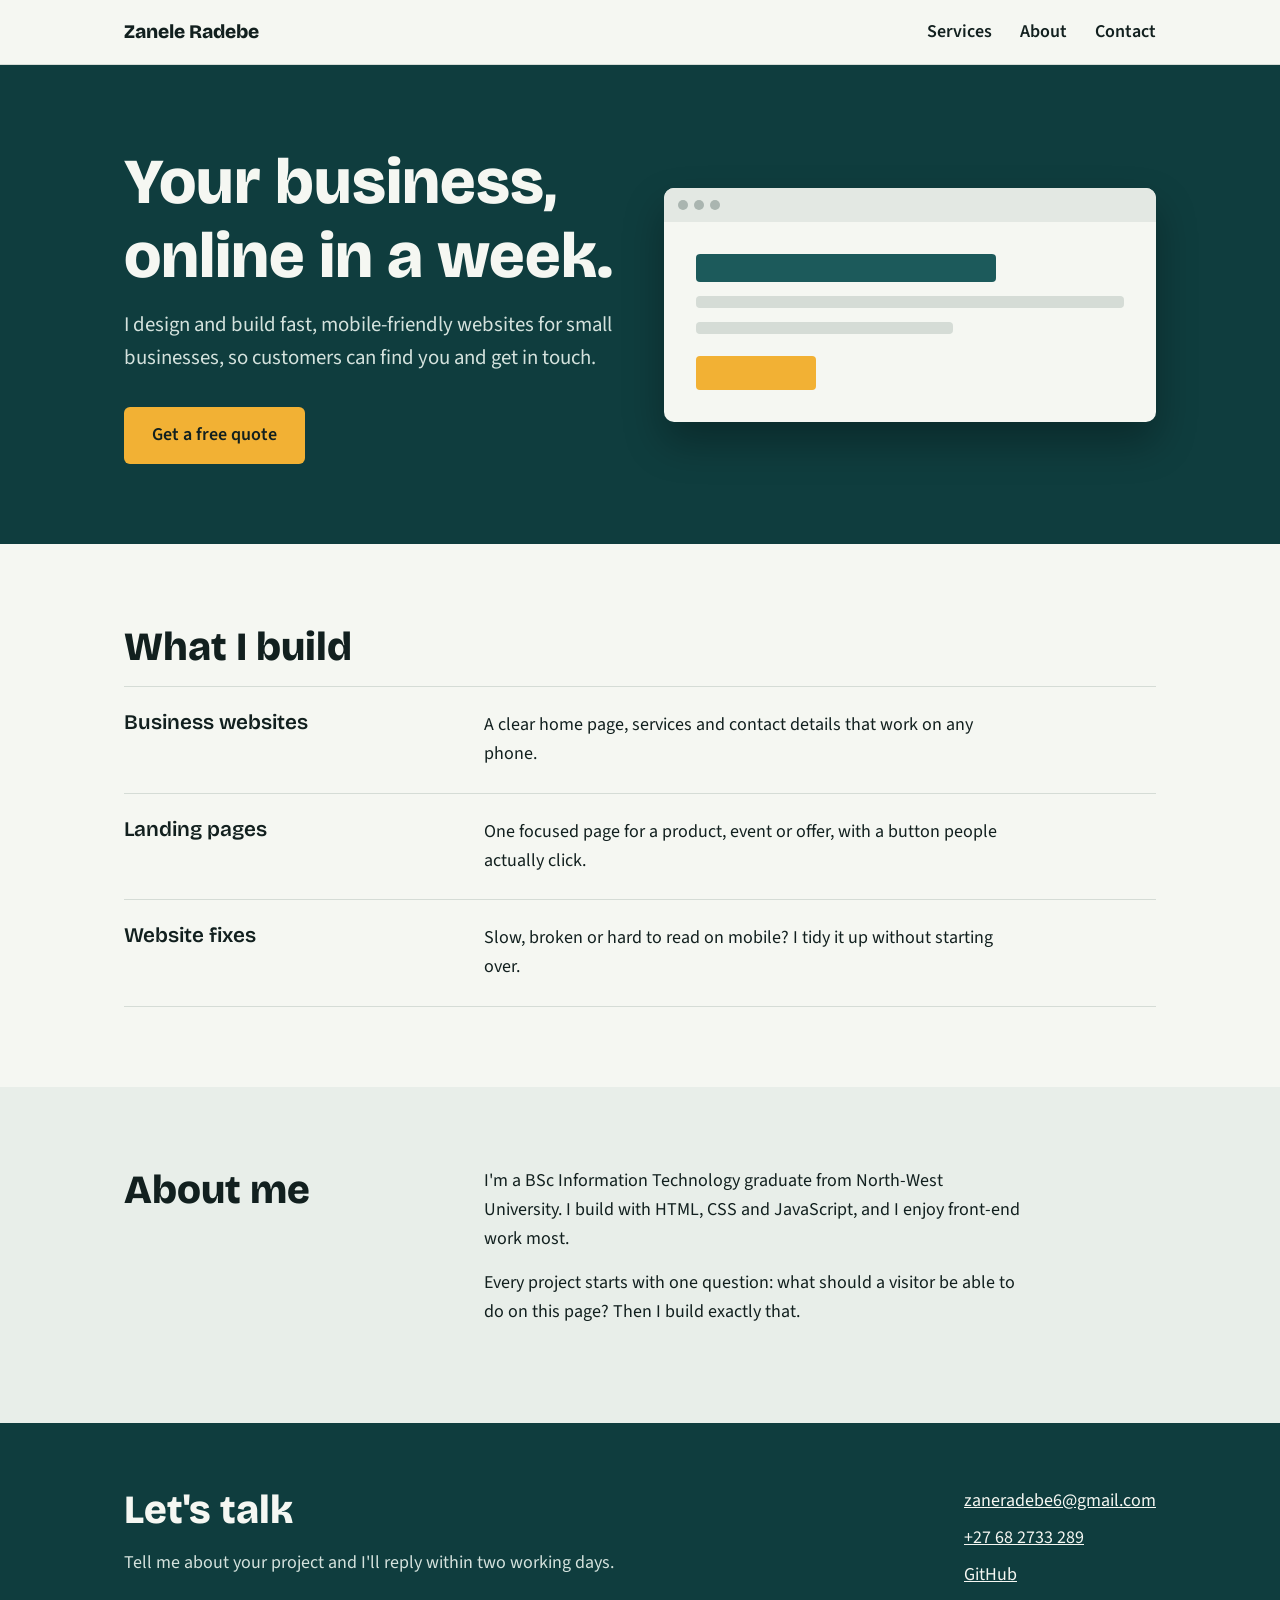
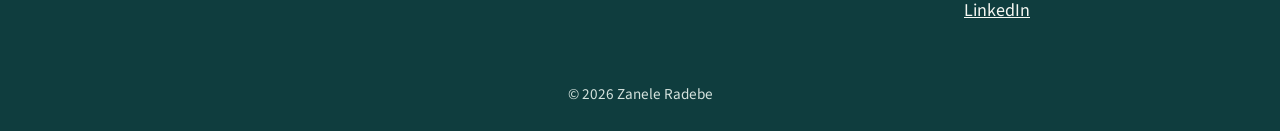
<file: WebDev-Level1-Task1-LandingPage/index.html>
<!DOCTYPE html>
<html lang="en">
<head>
  <meta charset="UTF-8">
  <meta name="viewport" content="width=device-width, initial-scale=1">
  <title>Zanele Radebe | Freelance Web Developer</title>
  <meta name="description" content="Fast, clear, mobile-friendly websites for small businesses.">
  <link rel="preconnect" href="https://fonts.googleapis.com">
  <link rel="preconnect" href="https://fonts.gstatic.com" crossorigin>
  <link href="https://fonts.googleapis.com/css2?family=Bricolage+Grotesque:wght@600;800&family=Source+Sans+3:wght@400;600&display=swap" rel="stylesheet">
  <link rel="stylesheet" href="style.css">
</head>
<body>

  <header class="nav">
    <div class="container nav-inner">
      <a href="#top" class="logo">Zanele Radebe</a>
      <nav aria-label="Main">
        <ul class="nav-links">
          <li><a href="#services">Services</a></li>
          <li><a href="#about">About</a></li>
          <li><a href="#contact">Contact</a></li>
        </ul>
      </nav>
    </div>
  </header>

  <main id="top">
    <section class="hero">
      <div class="container hero-inner">
        <div class="hero-text">
          <h1>Your business, online in a week.</h1>
          <p class="subhead">I design and build fast, mobile-friendly websites for small businesses, so customers can find you and get in touch.</p>
          <a href="#contact" class="btn">Get a free quote</a>
        </div>
        <div class="browser" aria-hidden="true">
          <div class="browser-bar"><span></span><span></span><span></span></div>
          <div class="browser-body">
            <div class="mock mock-title"></div>
            <div class="mock mock-line"></div>
            <div class="mock mock-line short"></div>
            <div class="mock mock-btn"></div>
          </div>
        </div>
      </div>
    </section>

    <section id="services" class="section">
      <div class="container">
        <h2>What I build</h2>
        <ul class="services">
          <li>
            <h3>Business websites</h3>
            <p>A clear home page, services and contact details that work on any phone.</p>
          </li>
          <li>
            <h3>Landing pages</h3>
            <p>One focused page for a product, event or offer, with a button people actually click.</p>
          </li>
          <li>
            <h3>Website fixes</h3>
            <p>Slow, broken or hard to read on mobile? I tidy it up without starting over.</p>
          </li>
        </ul>
      </div>
    </section>

    <section id="about" class="section about">
      <div class="container about-inner">
        <h2>About me</h2>
        <div>
          <p>I'm a BSc Information Technology graduate from North-West University. I build with HTML, CSS and JavaScript, and I enjoy front-end work most.</p>
          <p>Every project starts with one question: what should a visitor be able to do on this page? Then I build exactly that.</p>
        </div>
      </div>
    </section>
  </main>

  <footer id="contact" class="footer">
    <div class="container footer-inner">
      <div>
        <h2>Let's talk</h2>
        <p>Tell me about your project and I'll reply within two working days.</p>
      </div>
      <ul class="contact-list">
        <li><a href="mailto:zaneradebe6@gmail.com">zaneradebe6@gmail.com</a></li>
        <li><a href="tel:+27682733289">+27 68 2733 289</a></li>
        <li><a href="https://github.com/Zaneradebe6">GitHub</a></li>
        <li><a href="https://www.linkedin.com/in/zanele-radebe-702a2829a/">LinkedIn</a></li>
    </div>
    <p class="copy">&copy; 2026 Zanele Radebe</p>
  </footer>

</body>
</html>
</file>
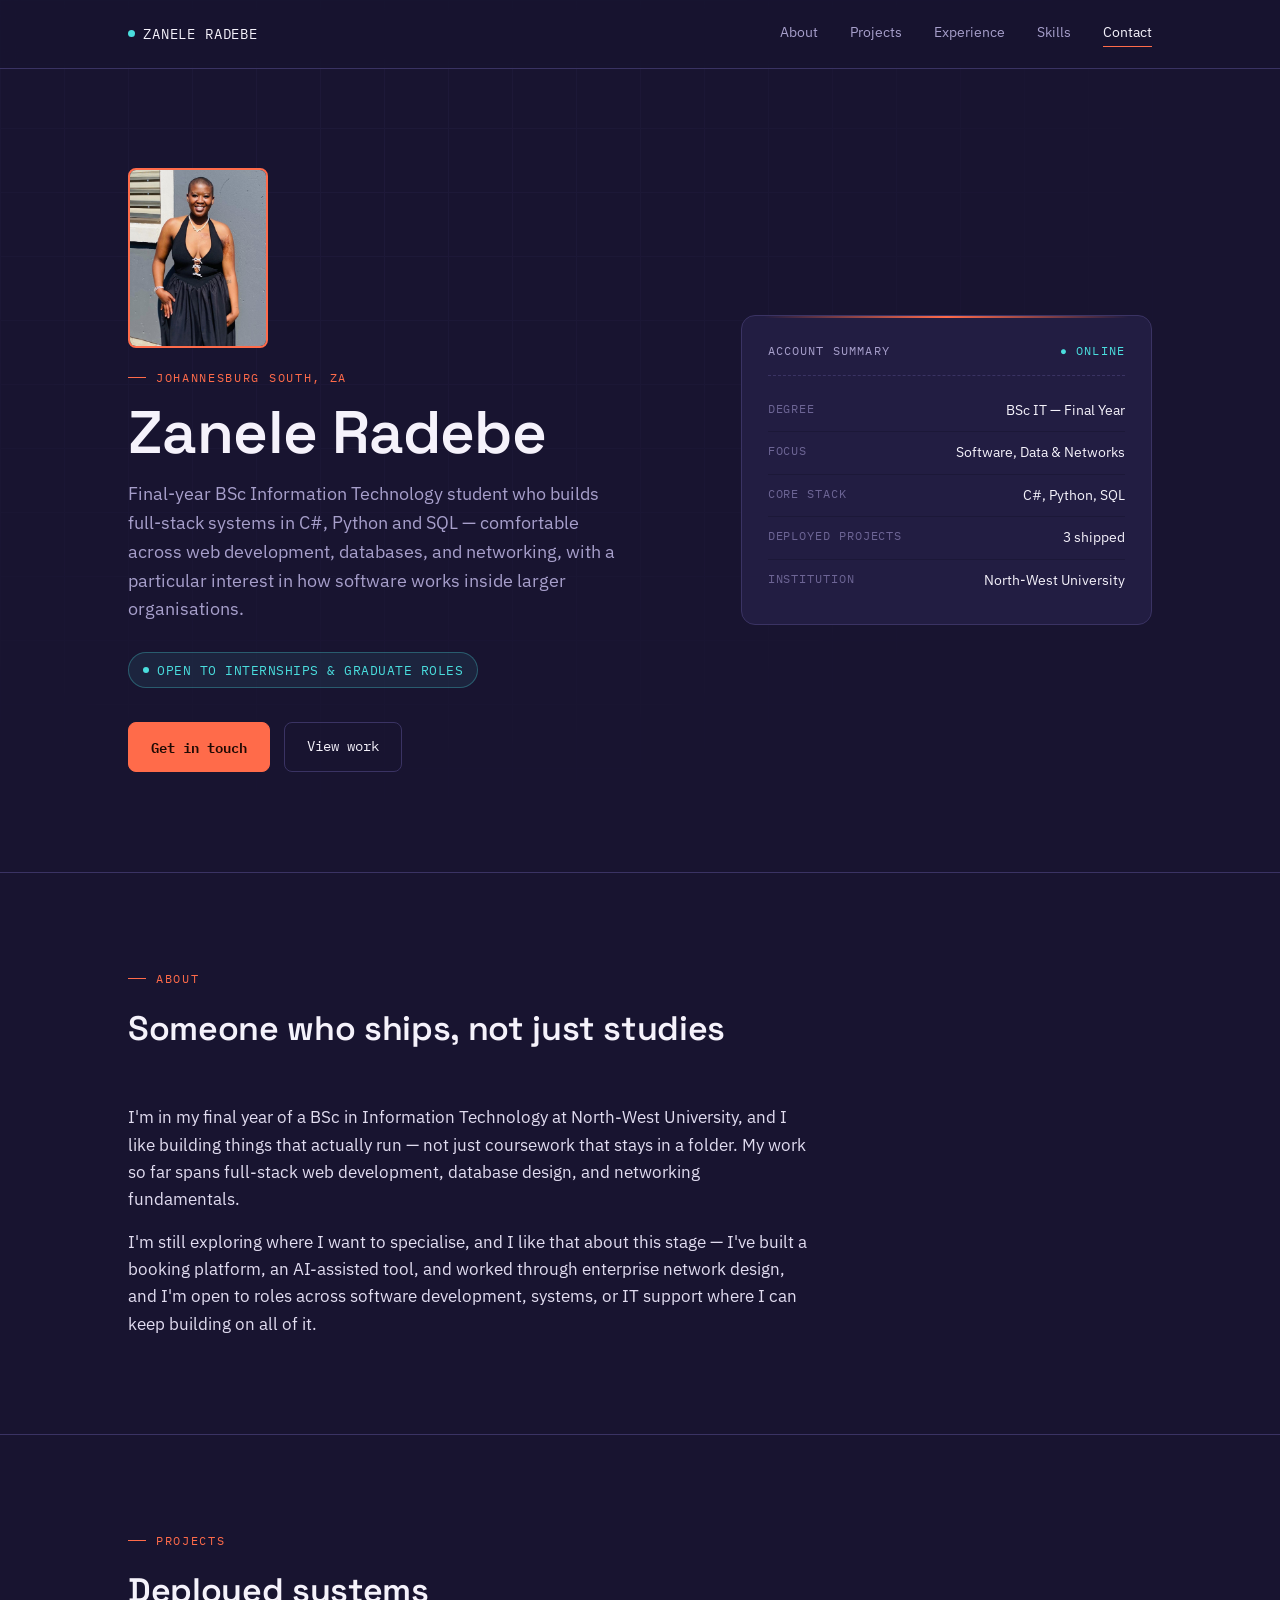
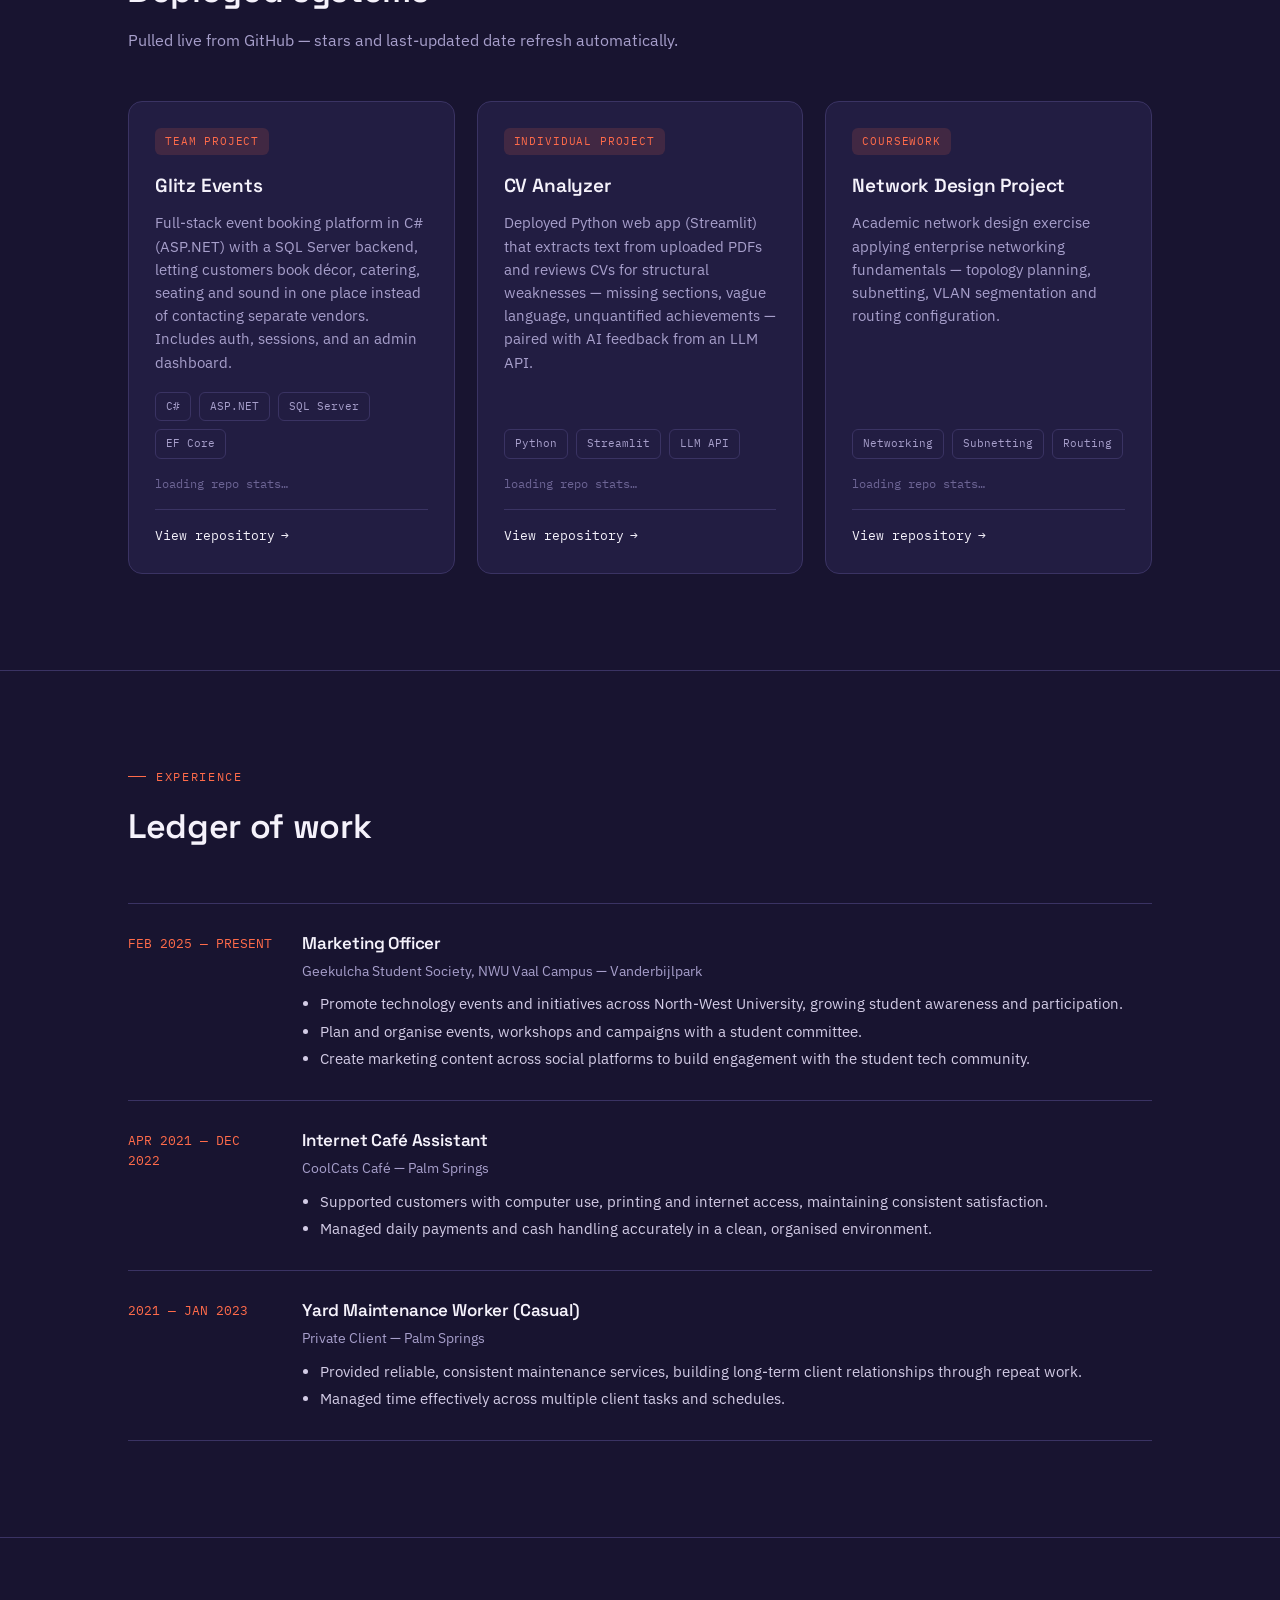
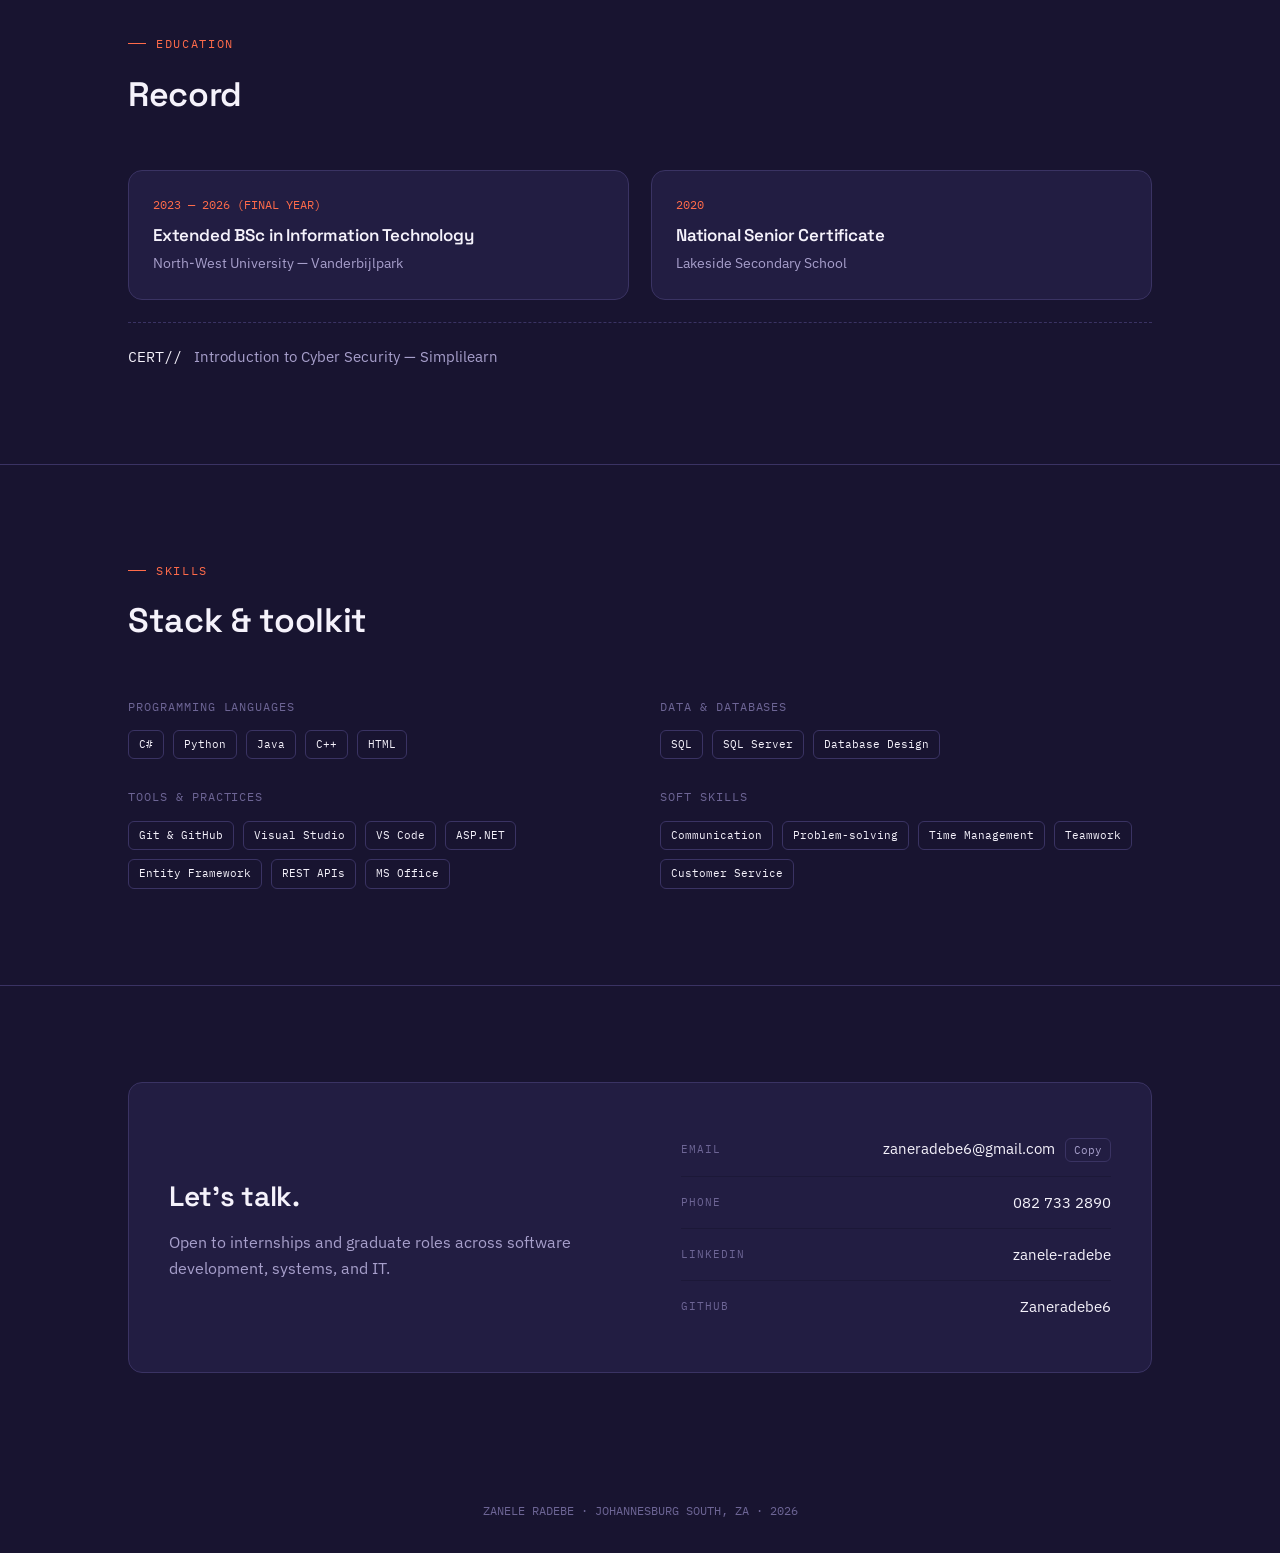
<file: WebDev-Level1-Task2-PersonalPortfolio/index.html>
<!DOCTYPE html>
<html lang="en">
<head>
<meta charset="UTF-8">
<meta name="viewport" content="width=device-width, initial-scale=1.0">
<title>Zanele Radebe — Portfolio</title>
<link rel="preconnect" href="https://fonts.googleapis.com">
<link href="https://fonts.googleapis.com/css2?family=Space+Grotesk:wght@400;500;600;700&family=IBM+Plex+Sans:wght@400;500;600&family=IBM+Plex+Mono:wght@400;500;600&display=swap" rel="stylesheet">
<link rel="stylesheet" href="style.css?v=5">
</head>
<body>

<header>
  <nav class="wrap">
    <div class="brand"><span class="dot"></span>ZANELE&nbsp;RADEBE</div>
    <div class="navlinks" id="navlinks">
      <a href="#about">About</a>
      <a href="#projects">Projects</a>
      <a href="#experience">Experience</a>
      <a href="#skills">Skills</a>
      <a href="#contact">Contact</a>
    </div>
    <button class="navtoggle" id="navtoggle" aria-label="Toggle navigation" aria-expanded="false">
      <span></span><span></span><span></span>
    </button>
  </nav>
  <div class="progress-bar" id="progressBar"></div>
</header>

<section class="hero">
  <div class="wrap hero-grid">
    <div>
      <img src="Profile.jpeg" alt="Zanele Radebe" class="profile-photo">
      <div class="eyebrow mono">JOHANNESBURG SOUTH, ZA</div>
      <h1>Zanele Radebe</h1>
      <p class="role">Final-year BSc Information Technology student who builds full-stack systems in C#, Python and SQL — comfortable across web development, databases, and networking, with a particular interest in how software works inside larger organisations.</p>
      <div class="status-pill"><span class="dot"></span>OPEN TO INTERNSHIPS &amp; GRADUATE ROLES</div>
      <div class="cta-row">
        <a class="btn btn-primary" href="#contact">Get in touch</a>
        <a class="btn btn-ghost" href="#projects">View work</a>
      </div>
    </div>

    <div class="statement" id="statement-card">
      <!-- filled dynamically by app.js -->
    </div>
  </div>
</section>

<section id="about">
  <div class="wrap">
    <div class="section-head reveal">
      <div class="eyebrow">About</div>
      <h2>Someone who ships, not just studies</h2>
    </div>
    <div class="about-body reveal">
      <p>I'm in my final year of a BSc in Information Technology at North-West University, and I like building things that actually run — not just coursework that stays in a folder. My work so far spans full-stack web development, database design, and networking fundamentals.</p>
      <p>I'm still exploring where I want to specialise, and I like that about this stage — I've built a booking platform, an AI-assisted tool, and worked through enterprise network design, and I'm open to roles across software development, systems, or IT support where I can keep building on all of it.</p>
    </div>
  </div>
</section>

<section id="projects">
  <div class="wrap">
    <div class="section-head reveal">
      <div class="eyebrow">Projects</div>
      <h2>Deployed systems</h2>
      <p>Pulled live from GitHub — stars and last-updated date refresh automatically.</p>
    </div>
    <div class="projects-grid" id="projects-grid">
      <!-- filled dynamically by app.js -->
    </div>
  </div>
</section>

<section id="experience">
  <div class="wrap">
    <div class="section-head reveal">
      <div class="eyebrow">Experience</div>
      <h2>Ledger of work</h2>
    </div>
    <div class="ledger" id="experience-list">
      <!-- filled dynamically by app.js -->
    </div>
  </div>
</section>

<section id="education">
  <div class="wrap">
    <div class="section-head reveal">
      <div class="eyebrow">Education</div>
      <h2>Record</h2>
    </div>
    <div class="edu-grid" id="education-grid">
      <!-- filled dynamically by app.js -->
    </div>
    <div class="cert-line reveal">
      <span class="mono">CERT//</span>
      <span>Introduction to Cyber Security — Simplilearn</span>
    </div>
  </div>
</section>

<section id="skills">
  <div class="wrap">
    <div class="section-head reveal">
      <div class="eyebrow">Skills</div>
      <h2>Stack &amp; toolkit</h2>
    </div>
    <div class="skills-grid" id="skills-grid">
      <!-- filled dynamically by app.js -->
    </div>
  </div>
</section>

<section id="contact">
  <div class="wrap">
    <div class="contact-card reveal">
      <div>
        <h2>Let's talk.</h2>
        <p>Open to internships and graduate roles across software development, systems, and IT.</p>
      </div>
      <div class="contact-list">
        <div class="contact-item">
          <span class="label">Email</span>
          <span><a class="val" href="mailto:zaneradebe6@gmail.com">zaneradebe6@gmail.com</a><button class="copy-btn" data-copy="zaneradebe6@gmail.com">Copy</button></span>
        </div>
        <div class="contact-item">
          <span class="label">Phone</span>
          <a class="val" href="tel:0827332890">082 733 2890</a>
        </div>
        <div class="contact-item">
          <span class="label">LinkedIn</span>
          <a class="val" href="https://linkedin.com/in/zanele-radebe-702a2829a" target="_blank" rel="noopener">zanele-radebe</a>
        </div>
        <div class="contact-item">
          <span class="label">GitHub</span>
          <a class="val" href="https://github.com/Zaneradebe6" target="_blank" rel="noopener">Zaneradebe6</a>
        </div>
      </div>
    </div>
  </div>
</section>

<footer>ZANELE RADEBE · JOHANNESBURG SOUTH, ZA · 2026</footer>

<script src="data.js"></script>
<script src="app.js"></script>
</body>
</html>
</file>
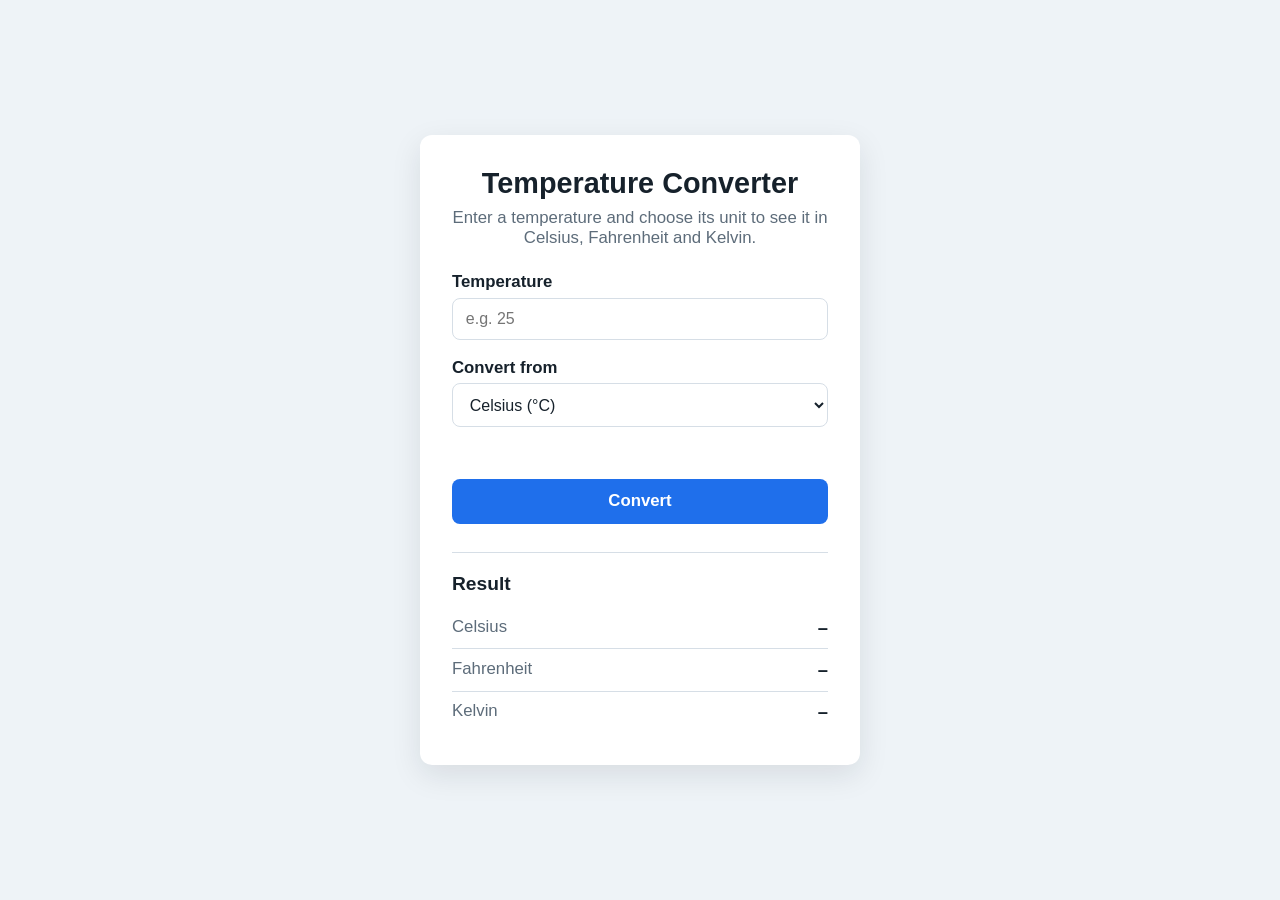
<file: WebDev-Level1-Task3-TemperatureConverter/index.html>
<!DOCTYPE html>
<html lang="en">
<head>
  <meta charset="UTF-8">
  <meta name="viewport" content="width=device-width, initial-scale=1">
  <title>Temperature Converter</title>
  <link rel="stylesheet" href="style.css">
</head>
<body>
  <main class="card">
    <h1>Temperature Converter</h1>
    <p class="intro">Enter a temperature and choose its unit to see it in Celsius, Fahrenheit and Kelvin.</p>

    <form id="converter" novalidate>
      <div class="field">
        <label for="value">Temperature</label>
        <input id="value" type="text" inputmode="decimal" autocomplete="off" placeholder="e.g. 25" aria-describedby="error">
      </div>

      <div class="field">
        <label for="unit">Convert from</label>
        <select id="unit">
          <option value="C">Celsius (°C)</option>
          <option value="F">Fahrenheit (°F)</option>
          <option value="K">Kelvin (K)</option>
        </select>
      </div>

      <p id="error" class="error" role="alert"></p>

      <button type="submit" class="btn">Convert</button>
    </form>

    <section class="results" aria-live="polite">
      <h2>Result</h2>
      <ul id="results">
        <li><span>Celsius</span><strong id="out-C">–</strong></li>
        <li><span>Fahrenheit</span><strong id="out-F">–</strong></li>
        <li><span>Kelvin</span><strong id="out-K">–</strong></li>
      </ul>
    </section>
  </main>

  <script src="script.js"></script>
</body>
</html>
</file>
<file: WebDev-Level1-Task1-LandingPage/style.css>
/* Palette */
:root {
  --teal: #0f3d3e;
  --teal-light: #1c5a5b;
  --paper: #f5f7f2;
  --ink: #12201f;
  --muted: #5a6b69;
  --gold: #f2b134;
  --line: #d5dcd6;
}

*, *::before, *::after { box-sizing: border-box; }

html { scroll-behavior: smooth; scroll-padding-top: 72px; }

body {
  margin: 0;
  font-family: "Source Sans 3", Arial, sans-serif;
  font-size: 1.125rem;
  line-height: 1.6;
  color: var(--ink);
  background: var(--paper);
}

h1, h2, h3 {
  font-family: "Bricolage Grotesque", Arial, sans-serif;
  line-height: 1.15;
  margin: 0 0 1rem;
}
h1 { font-size: clamp(2.4rem, 6vw, 4rem); font-weight: 800; }
h2 { font-size: clamp(1.8rem, 4vw, 2.5rem); font-weight: 800; }
h3 { font-size: 1.3rem; font-weight: 600; }
p { margin: 0 0 1rem; max-width: 60ch; }
ul { list-style: none; margin: 0; padding: 0; }
a { color: inherit; }
a:focus-visible, .btn:focus-visible { outline: 3px solid var(--gold); outline-offset: 3px; }

.container { width: 100%; max-width: 1080px; margin: 0 auto; padding: 0 1.5rem; }

/* Navigation */
.nav {
  position: sticky;
  top: 0;
  z-index: 10;
  background: var(--paper);
  border-bottom: 1px solid var(--line);
}
.nav-inner { display: flex; align-items: center; justify-content: space-between; height: 64px; }
.logo { font-family: "Bricolage Grotesque", Arial, sans-serif; font-weight: 800; font-size: 1.2rem; text-decoration: none; }
.nav-links { display: flex; gap: 1.75rem; }
.nav-links a { text-decoration: none; font-weight: 600; padding: 0.25rem 0; border-bottom: 2px solid transparent; }
.nav-links a:hover { border-bottom-color: var(--gold); }

/* Hero */
.hero { background: var(--teal); color: var(--paper); padding: 5rem 0; }
.hero-inner { display: flex; align-items: center; gap: 3rem; }
.hero-text { flex: 1 1 50%; }
.subhead { font-size: 1.3rem; color: #d4e2dd; margin-bottom: 2rem; }
.btn {
  display: inline-block;
  padding: 0.9rem 1.75rem;
  background: var(--gold);
  color: var(--ink);
  font-weight: 600;
  text-decoration: none;
  border-radius: 6px;
  transition: background 0.2s;
}
.btn:hover { background: #ffc552; }

/* Browser mock-up (pure CSS) */
.browser { flex: 1 1 50%; background: var(--paper); border-radius: 10px; overflow: hidden; box-shadow: 0 20px 40px rgba(0, 0, 0, 0.3); }
.browser-bar { display: flex; gap: 6px; padding: 12px 14px; background: #e3e8e3; }
.browser-bar span { width: 10px; height: 10px; border-radius: 50%; background: #aab5b0; }
.browser-body { padding: 2rem; display: flex; flex-direction: column; gap: 14px; }
.mock { border-radius: 4px; background: var(--line); }
.mock-title { height: 28px; width: 70%; background: var(--teal-light); }
.mock-line { height: 12px; width: 100%; }
.mock-line.short { width: 60%; }
.mock-btn { height: 34px; width: 120px; margin-top: 8px; background: var(--gold); }

/* Sections */
.section { padding: 5rem 0; }
.services li { padding: 1.5rem 0; border-top: 1px solid var(--line); display: grid; grid-template-columns: 1fr 2fr; gap: 1.5rem; }
.services li:last-child { border-bottom: 1px solid var(--line); }
.services h3, .services p { margin: 0; }

.about { background: #e8eee9; }
.about-inner { display: grid; grid-template-columns: 1fr 2fr; gap: 1.5rem; }

/* Footer */
.footer { background: var(--teal); color: var(--paper); padding: 4rem 0 1.5rem; }
.footer-inner { display: flex; justify-content: space-between; gap: 2rem; flex-wrap: wrap; }
.footer p { color: #d4e2dd; }
.contact-list li { margin-bottom: 0.5rem; }
.contact-list a:hover { color: var(--gold); }
.copy { text-align: center; margin: 3rem 0 0; font-size: 0.95rem; max-width: none; }

/* Mobile */
@media (max-width: 760px) {
  .hero { padding: 3rem 0; }
  .hero-inner { flex-direction: column; align-items: stretch; }
  .section { padding: 3rem 0; }
  .services li, .about-inner { grid-template-columns: 1fr; gap: 0.5rem; }
  .nav-links { gap: 1rem; }
  .logo { font-size: 1rem; }
}

@media (prefers-reduced-motion: reduce) {
  html { scroll-behavior: auto; }
  .btn { transition: none; }
}
</file>
<file: WebDev-Level1-Task2-PersonalPortfolio/style.css>
:root{
  --ink:#181430;
  --panel:#221D42;
  --panel-2:#1C1838;
  --line:#3A3363;
  --gold:#FF6B4A;
  --gold-soft:rgba(255,107,74,0.14);
  --mint:#4ADEDE;
  --cream:#F5F2FB;
  --slate:#A79FCB;
  --slate-dim:#6D6595;
  --radius:14px;
  --maxw:1080px;
}

*{margin:0;padding:0;box-sizing:border-box;}
html{scroll-behavior:smooth;}

body{
  background:var(--ink);
  color:var(--cream);
  font-family:'IBM Plex Sans', sans-serif;
  font-size:16px;
  line-height:1.6;
  -webkit-font-smoothing:antialiased;
}

a{color:inherit;text-decoration:none;}

.wrap{max-width:var(--maxw);margin:0 auto;padding:0 28px;}

h1,h2,h3{
  font-family:'Space Grotesk', sans-serif;
  font-weight:600;
  letter-spacing:-0.01em;
}

.mono{font-family:'IBM Plex Mono', monospace;}

.profile-photo{
  width:140px;
  height:180px;
  border-radius:8px;
  object-fit:cover;
  object-position:center;
  border:2px solid var(--gold);
  margin-bottom:20px;
  display:block;
}

.eyebrow{
  font-family:'IBM Plex Mono', monospace;
  font-size:12px;
  letter-spacing:0.14em;
  text-transform:uppercase;
  color:var(--gold);
  display:flex;
  align-items:center;
  gap:10px;
  margin-bottom:14px;
}
.eyebrow::before{
  content:"";
  width:18px;height:1px;
  background:var(--gold);
  display:inline-block;
}

a:focus-visible, button:focus-visible{
  outline:2px solid var(--mint);
  outline-offset:3px;
  border-radius:4px;
}

@media (prefers-reduced-motion: reduce){
  *{animation-duration:0.001ms !important; animation-iteration-count:1 !important; transition-duration:0.001ms !important; scroll-behavior:auto !important;}
}

/* ---------- NAV ---------- */
header{
  position:fixed; top:0; left:0; right:0; z-index:100;
  background:rgba(24,20,48,0.86);
  backdrop-filter:blur(10px);
  border-bottom:1px solid var(--line);
}
nav.wrap{
  display:flex; align-items:center; justify-content:space-between;
  height:68px;
}
.brand{
  font-family:'IBM Plex Mono', monospace;
  font-size:14px;
  letter-spacing:0.06em;
  color:var(--cream);
  display:flex; align-items:center; gap:8px;
}
.brand .dot{
  width:7px;height:7px;border-radius:50%;
  background:var(--mint);
  box-shadow:0 0 0 0 rgba(74,222,222,0.6);
  animation:pulse 2.4s infinite;
}
@keyframes pulse{
  0%{box-shadow:0 0 0 0 rgba(74,222,222,0.45);}
  70%{box-shadow:0 0 0 8px rgba(74,222,222,0);}
  100%{box-shadow:0 0 0 0 rgba(74,222,222,0);}
}
.navlinks{display:flex; gap:32px; font-size:14px;}
.navlinks a{
  color:var(--slate); position:relative; padding-bottom:4px;
  transition:color 0.2s ease;
}
.navlinks a:hover{color:var(--cream);}
.navlinks a::after{
  content:""; position:absolute; left:0; bottom:0; width:0; height:1px;
  background:var(--gold); transition:width 0.25s ease;
}
.navlinks a:hover::after{width:100%;}
.navlinks a.active{color:var(--cream);}
.navlinks a.active::after{width:100%;}

.navtoggle{display:none; background:none; border:1px solid var(--line); color:var(--cream); width:38px;height:38px;border-radius:8px; cursor:pointer;}
.navtoggle span{display:block; width:16px; height:1px; background:var(--cream); margin:4px auto;}

.progress-bar{
  position:absolute; bottom:-1px; left:0; height:2px; width:0%;
  background:var(--gold);
  transition:width 0.1s linear;
}

/* ---------- HERO ---------- */
.hero{
  padding:168px 0 100px;
  border-bottom:1px solid var(--line);
  position:relative;
  overflow:hidden;
}
.hero::before{
  content:"";
  position:absolute; inset:0;
  background-image:
    linear-gradient(var(--line) 1px, transparent 1px),
    linear-gradient(90deg, var(--line) 1px, transparent 1px);
  background-size:64px 64px;
  opacity:0.18;
  mask-image:radial-gradient(ellipse at 30% 20%, black 0%, transparent 70%);
  pointer-events:none;
}
.hero-grid{
  display:grid;
  grid-template-columns:1.15fr 0.85fr;
  gap:56px;
  align-items:center;
  position:relative;
}
.hero h1{
  font-size:clamp(38px, 5.4vw, 60px);
  line-height:1.05;
  margin-bottom:16px;
}
.hero .role{
  color:var(--slate);
  font-size:18px;
  max-width:46ch;
  margin-bottom:28px;
}
.status-pill{
  display:inline-flex; align-items:center; gap:8px;
  font-family:'IBM Plex Mono', monospace;
  font-size:12.5px;
  letter-spacing:0.04em;
  color:var(--mint);
  background:rgba(74,222,222,0.08);
  border:1px solid rgba(74,222,222,0.3);
  padding:7px 14px;
  border-radius:999px;
  margin-bottom:34px;
}
.status-pill .dot{width:6px;height:6px;border-radius:50%;background:var(--mint);animation:pulse 2.4s infinite;}

.cta-row{display:flex; gap:14px; flex-wrap:wrap;}
.btn{
  font-family:'IBM Plex Mono', monospace;
  font-size:13.5px;
  padding:13px 22px;
  border-radius:8px;
  display:inline-flex; align-items:center; gap:8px;
  transition:transform 0.2s ease, background 0.2s ease, border-color 0.2s ease;
  border:1px solid var(--line);
}
.btn-primary{
  background:var(--gold);
  color:#1F0A04;
  border-color:var(--gold);
  font-weight:600;
}
.btn-primary:hover{transform:translateY(-2px); background:#FF8264;}
.btn-ghost{color:var(--cream); background:transparent;}
.btn-ghost:hover{border-color:var(--gold); color:var(--gold); transform:translateY(-2px);}

/* ---------- STATEMENT CARD ---------- */
.statement{
  background:var(--panel);
  border:1px solid var(--line);
  border-radius:var(--radius);
  padding:26px 26px 22px;
  position:relative;
  min-height:220px;
}
.statement::before{
  content:"";
  position:absolute; top:0; left:22px; right:22px; height:2px;
  background:linear-gradient(90deg, transparent, var(--gold), transparent);
}
.statement-head{
  display:flex; justify-content:space-between; align-items:center;
  font-family:'IBM Plex Mono', monospace;
  font-size:11.5px;
  letter-spacing:0.1em;
  color:var(--slate);
  text-transform:uppercase;
  border-bottom:1px dashed var(--line);
  padding-bottom:14px;
  margin-bottom:14px;
}
.statement-head .live{color:var(--mint);}
.statement-row{
  display:flex; justify-content:space-between; gap:14px;
  padding:10px 0;
  border-bottom:1px solid var(--panel-2);
  font-size:14px;
}
.statement-row:last-child{border-bottom:none;}
.statement-row .label{
  font-family:'IBM Plex Mono', monospace;
  font-size:11.5px;
  letter-spacing:0.08em;
  color:var(--slate-dim);
  text-transform:uppercase;
  white-space:nowrap;
}
.statement-row .value{text-align:right; color:var(--cream); font-size:13.5px;}

/* ---------- SECTIONS ---------- */
section{padding:96px 0; border-bottom:1px solid var(--line);}
section:last-of-type{border-bottom:none;}
.section-head{max-width:620px; margin-bottom:48px;}
.section-head h2{font-size:clamp(26px,3.2vw,34px);}
.section-head p{color:var(--slate); margin-top:10px; font-size:15.5px;}

.reveal{opacity:0; transform:translateY(16px); transition:opacity 0.6s ease, transform 0.6s ease;}
.reveal.in{opacity:1; transform:translateY(0);}

/* ---------- ABOUT ---------- */
.about-body{max-width:680px; font-size:17px; color:#E1DCF0;}
.about-body p + p{margin-top:16px;}

/* ---------- PROJECTS ---------- */
.projects-grid{display:grid; grid-template-columns:repeat(3,1fr); gap:22px;}
.project-card{
  background:var(--panel);
  border:1px solid var(--line);
  border-radius:var(--radius);
  padding:26px;
  display:flex; flex-direction:column;
  transition:transform 0.25s ease, border-color 0.25s ease;
}
.project-card:hover{transform:translateY(-4px); border-color:var(--gold);}
.project-tag{
  font-family:'IBM Plex Mono', monospace;
  font-size:10.5px;
  letter-spacing:0.08em;
  text-transform:uppercase;
  color:var(--gold);
  background:var(--gold-soft);
  padding:5px 10px;
  border-radius:6px;
  display:inline-block;
  margin-bottom:16px;
  align-self:flex-start;
}
.project-card h3{font-size:19px; margin-bottom:10px;}
.project-card p{color:var(--slate); font-size:14.5px; flex-grow:1; margin-bottom:18px;}
.stack-row{display:flex; flex-wrap:wrap; gap:8px; margin-bottom:16px;}
.chip{
  font-family:'IBM Plex Mono', monospace;
  font-size:11px;
  color:var(--slate);
  border:1px solid var(--line);
  padding:5px 10px;
  border-radius:6px;
}
.repo-meta{
  font-size:11.5px;
  color:var(--slate-dim);
  margin-bottom:16px;
  min-height:14px;
}
.project-link{
  font-family:'IBM Plex Mono', monospace;
  font-size:13px;
  color:var(--cream);
  display:inline-flex; align-items:center; gap:6px;
  border-top:1px solid var(--line);
  padding-top:16px;
}
.project-link:hover{color:var(--gold);}
.project-link .arrow{transition:transform 0.2s ease; display:inline-block;}
.project-link:hover .arrow{transform:translateX(3px);}

/* ---------- EXPERIENCE LEDGER ---------- */
.ledger{border-top:1px solid var(--line);}
.ledger-row{
  display:grid;
  grid-template-columns:150px 1fr;
  gap:24px;
  padding:26px 0;
  border-bottom:1px solid var(--line);
}
.ledger-row .date{
  font-family:'IBM Plex Mono', monospace;
  font-size:12.5px;
  color:var(--gold);
  padding-top:3px;
}
.ledger-row h3{font-size:17px; margin-bottom:4px;}
.ledger-row .org{color:var(--slate); font-size:13.5px; margin-bottom:10px;}
.ledger-row ul{padding-left:18px; color:#D3CCE6; font-size:14.5px;}
.ledger-row li{margin-bottom:4px;}

/* ---------- EDUCATION ---------- */
.edu-grid{display:grid; grid-template-columns:1fr 1fr; gap:22px;}
.edu-card{
  background:var(--panel); border:1px solid var(--line); border-radius:var(--radius);
  padding:24px;
}
.edu-card .period{font-family:'IBM Plex Mono', monospace; font-size:12px; color:var(--gold); margin-bottom:8px;}
.edu-card h3{font-size:17px; margin-bottom:4px;}
.edu-card .org{color:var(--slate); font-size:13.5px;}

.cert-line{
  margin-top:22px; padding-top:22px; border-top:1px dashed var(--line);
  display:flex; align-items:center; gap:12px;
  font-size:14.5px; color:var(--slate);
}
.cert-line .mono{color:var(--cream);}

/* ---------- SKILLS ---------- */
.skills-grid{display:grid; grid-template-columns:repeat(2,1fr); gap:28px 40px;}
.skill-group .cat{
  font-family:'IBM Plex Mono', monospace;
  font-size:12px; letter-spacing:0.08em; text-transform:uppercase;
  color:var(--slate-dim);
  margin-bottom:14px;
}
.skill-chips{display:flex; flex-wrap:wrap; gap:9px;}
.skill-chips .chip{color:var(--cream);}

/* ---------- CONTACT ---------- */
.contact-card{
  background:var(--panel); border:1px solid var(--line); border-radius:var(--radius);
  padding:40px;
  display:grid; grid-template-columns:1.1fr 1fr; gap:40px; align-items:center;
}
.contact-card h2{font-size:28px; margin-bottom:12px;}
.contact-card p{color:var(--slate); max-width:44ch;}
.contact-list{display:flex; flex-direction:column; gap:0;}
.contact-item{
  display:flex; justify-content:space-between; align-items:center;
  padding:14px 0; border-bottom:1px solid var(--panel-2);
  font-size:14.5px;
}
.contact-item:last-child{border-bottom:none;}
.contact-item .label{font-family:'IBM Plex Mono', monospace; font-size:11px; color:var(--slate-dim); text-transform:uppercase; letter-spacing:0.08em;}
.contact-item .val:hover{color:var(--gold);}
.copy-btn{
  background:none; border:1px solid var(--line); color:var(--slate);
  font-family:'IBM Plex Mono', monospace; font-size:10.5px;
  padding:4px 8px; border-radius:6px; cursor:pointer;
  margin-left:10px;
}
.copy-btn:hover{border-color:var(--gold); color:var(--gold);}

footer{padding:32px 0; text-align:center; color:var(--slate-dim); font-family:'IBM Plex Mono', monospace; font-size:12px;}

/* ---------- RESPONSIVE ---------- */
@media (max-width: 860px){
  .navlinks{position:fixed; top:68px; left:0; right:0; background:var(--panel); flex-direction:column; padding:20px 28px; gap:18px; border-bottom:1px solid var(--line); transform:translateY(-130%); transition:transform 0.3s ease; opacity:0;}
  .navlinks.open{transform:translateY(0); opacity:1;}
  .navtoggle{display:block;}
  .hero-grid{grid-template-columns:1fr;}
  .hero{padding-top:140px;}
  .projects-grid{grid-template-columns:1fr;}
  .edu-grid{grid-template-columns:1fr;}
  .skills-grid{grid-template-columns:1fr;}
  .ledger-row{grid-template-columns:1fr;}
  .ledger-row .date{padding-top:0;}
  .contact-card{grid-template-columns:1fr;}
}
</file>
<file: WebDev-Level1-Task3-TemperatureConverter/style.css>
:root {
  --bg: #eef3f7;
  --card: #ffffff;
  --ink: #16212b;
  --muted: #5d6c7a;
  --accent: #1f6feb;
  --accent-dark: #1858bd;
  --error: #b42318;
  --line: #d6dee6;
}

*, *::before, *::after { box-sizing: border-box; }

body {
  margin: 0;
  min-height: 100vh;
  display: flex;
  align-items: center;
  justify-content: center;
  padding: 1.5rem;
  font-family: "Segoe UI", Arial, sans-serif;
  font-size: 1.05rem;
  color: var(--ink);
  background: var(--bg);
}

.card {
  width: 100%;
  max-width: 440px;
  padding: 2rem;
  background: var(--card);
  border-radius: 12px;
  box-shadow: 0 10px 30px rgba(22, 33, 43, 0.1);
}

h1 { margin: 0 0 0.5rem; font-size: 1.8rem; text-align: center; }
h2 { margin: 0 0 0.75rem; font-size: 1.2rem; }
.intro { margin: 0 0 1.5rem; text-align: center; color: var(--muted); }

.field { margin-bottom: 1.1rem; }
label { display: block; margin-bottom: 0.35rem; font-weight: 600; }

input, select {
  width: 100%;
  padding: 0.7rem 0.8rem;
  font-size: 1rem;
  font-family: inherit;
  color: var(--ink);
  background: #fff;
  border: 1px solid var(--line);
  border-radius: 8px;
}
input:focus, select:focus, .btn:focus-visible {
  outline: 3px solid rgba(31, 111, 235, 0.35);
  border-color: var(--accent);
}
input.invalid { border-color: var(--error); }

.error { min-height: 1.4rem; margin: 0 0 0.75rem; color: var(--error); font-size: 0.95rem; }

.btn {
  width: 100%;
  padding: 0.8rem;
  font-size: 1.05rem;
  font-weight: 600;
  font-family: inherit;
  color: #fff;
  background: var(--accent);
  border: none;
  border-radius: 8px;
  cursor: pointer;
}
.btn:hover { background: var(--accent-dark); }

.results { margin-top: 1.75rem; padding-top: 1.25rem; border-top: 1px solid var(--line); }
.results ul { list-style: none; margin: 0; padding: 0; }
.results li {
  display: flex;
  justify-content: space-between;
  padding: 0.6rem 0;
  border-bottom: 1px solid var(--line);
}
.results li:last-child { border-bottom: none; }
.results span { color: var(--muted); }
.results strong { font-size: 1.15rem; }

@media (max-width: 480px) {
  .card { padding: 1.25rem; }
  h1 { font-size: 1.5rem; }
}
</file>
